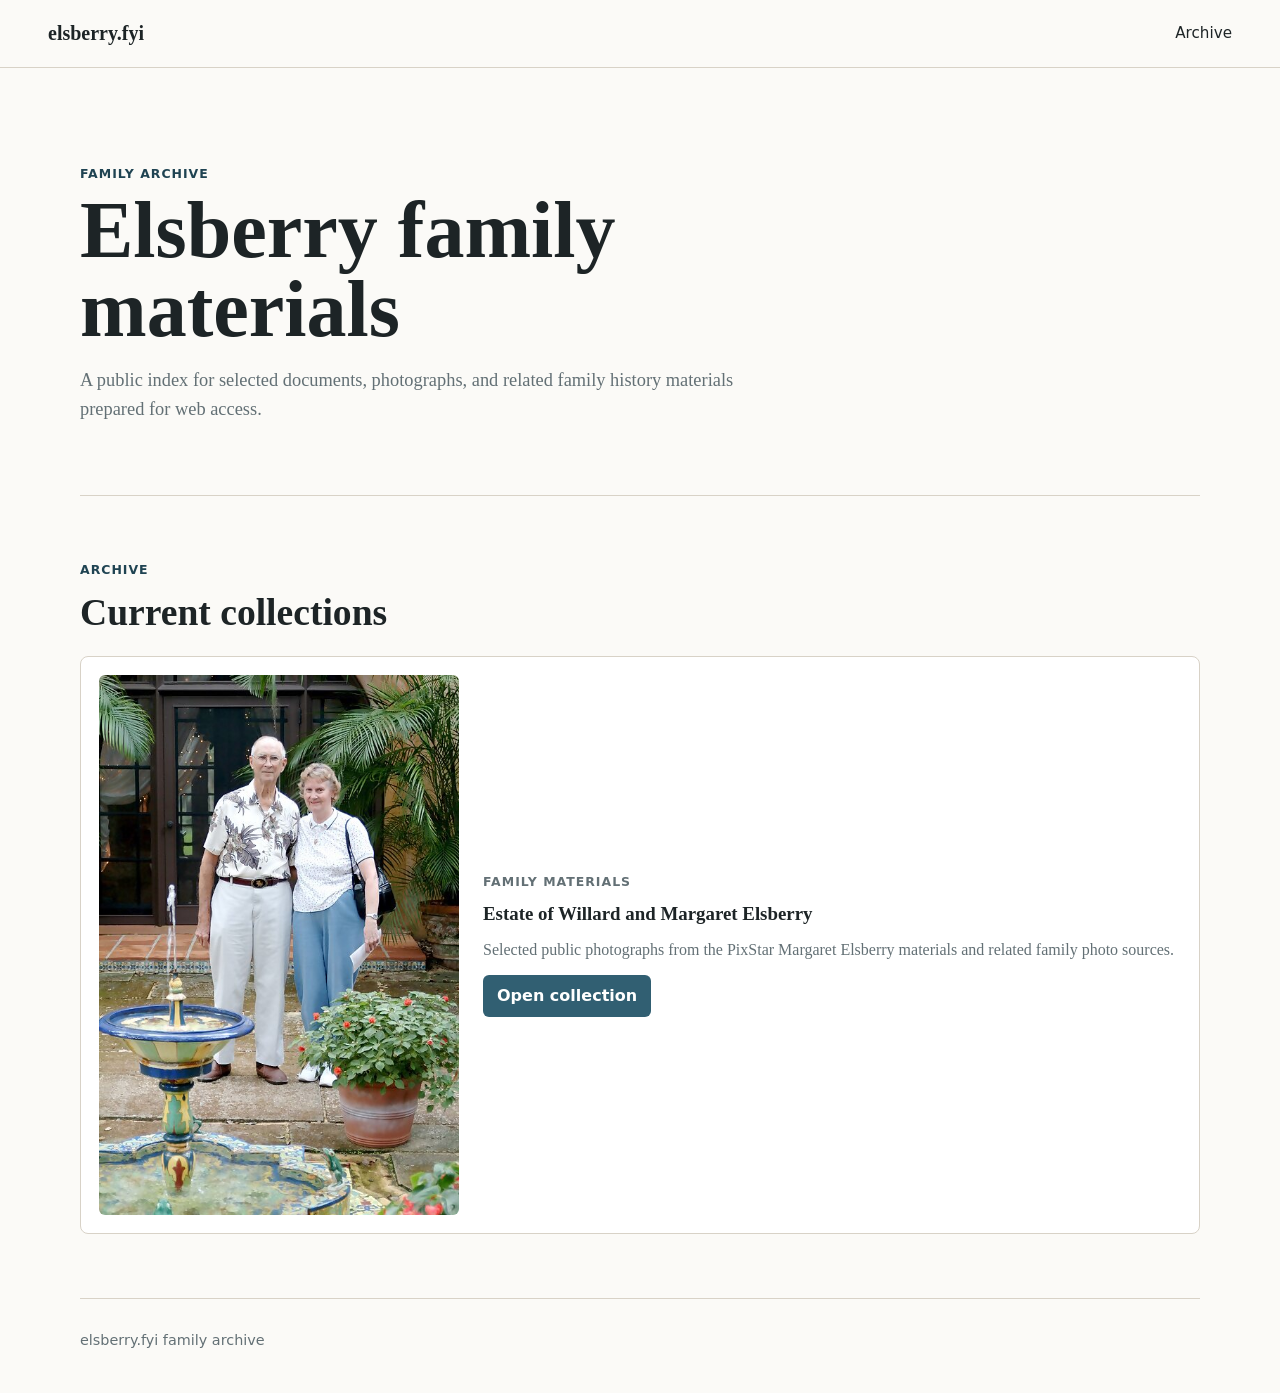
<file: index.html>
<!DOCTYPE html>
<html lang="en">
<head>
  <meta charset="UTF-8">
  <meta name="viewport" content="width=device-width, initial-scale=1">
  <title>elsberry.fyi</title>
  <link rel="stylesheet" href="/assets/site.css">
</head>
<body>
  <header class="site-header">
    <a class="brand" href="/">elsberry.fyi</a>
    <nav aria-label="Primary">
      <a href="/archive/">Archive</a>
    </nav>
  </header>

  <main>
    <section class="hero">
      <p class="eyebrow">Family archive</p>
      <h1>Elsberry family materials</h1>
      <p>
        A public index for selected documents, photographs, and related family
        history materials prepared for web access.
      </p>
    </section>

    <section class="section" id="archive">
      <div class="section-heading">
        <p class="eyebrow">Archive</p>
        <h2>Current collections</h2>
      </div>
      <div class="collection-grid">
        <article class="collection-card">
          <img src="/assets/archive/willard-margaret-elsberry/pixstar-willard-margaret-bok-tower.jpg" alt="Willard and Margaret Elsberry standing together at Bok Tower Gardens">
          <div>
            <p class="card-kicker">Family materials</p>
            <h3>Estate of Willard and Margaret Elsberry</h3>
            <p>
              Selected public photographs from the PixStar Margaret Elsberry
              materials and related family photo sources.
            </p>
            <a class="button" href="/archive/estate-willard-margaret-elsberry/">Open collection</a>
          </div>
        </article>
      </div>
    </section>
  </main>

  <footer class="site-footer">
    <p>elsberry.fyi family archive</p>
  </footer>
</body>
</html>
</file>
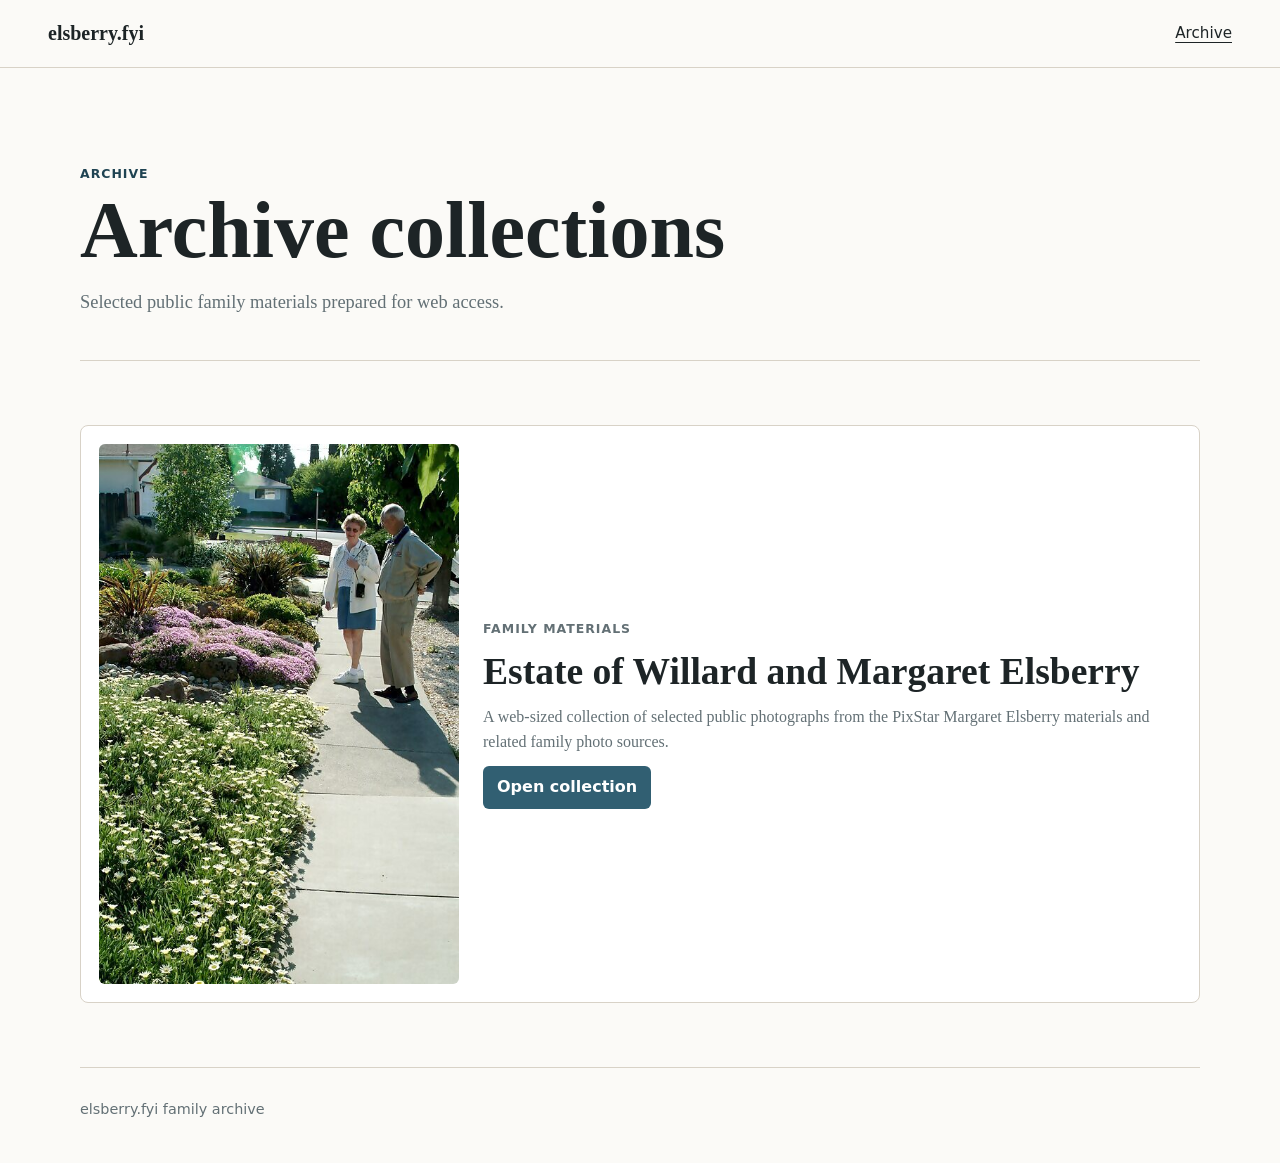
<file: archive/index.html>
<!DOCTYPE html>
<html lang="en">
<head>
  <meta charset="UTF-8">
  <meta name="viewport" content="width=device-width, initial-scale=1">
  <title>Archive | elsberry.fyi</title>
  <link rel="stylesheet" href="/assets/site.css">
</head>
<body>
  <header class="site-header">
    <a class="brand" href="/">elsberry.fyi</a>
    <nav aria-label="Primary">
      <a href="/archive/" aria-current="page">Archive</a>
    </nav>
  </header>

  <main>
    <section class="hero compact">
      <p class="eyebrow">Archive</p>
      <h1>Archive collections</h1>
      <p>Selected public family materials prepared for web access.</p>
    </section>

    <section class="section">
      <div class="collection-grid">
        <article class="collection-card">
          <img src="/assets/archive/willard-margaret-elsberry/pixstar-willard-margaret-elwood-court.jpg" alt="Willard and Margaret Elsberry in a garden walkway">
          <div>
            <p class="card-kicker">Family materials</p>
            <h2>Estate of Willard and Margaret Elsberry</h2>
            <p>
              A web-sized collection of selected public photographs from the
              PixStar Margaret Elsberry materials and related family photo
              sources.
            </p>
            <a class="button" href="/archive/estate-willard-margaret-elsberry/">Open collection</a>
          </div>
        </article>
      </div>
    </section>
  </main>

  <footer class="site-footer">
    <p>elsberry.fyi family archive</p>
  </footer>
</body>
</html>
</file>
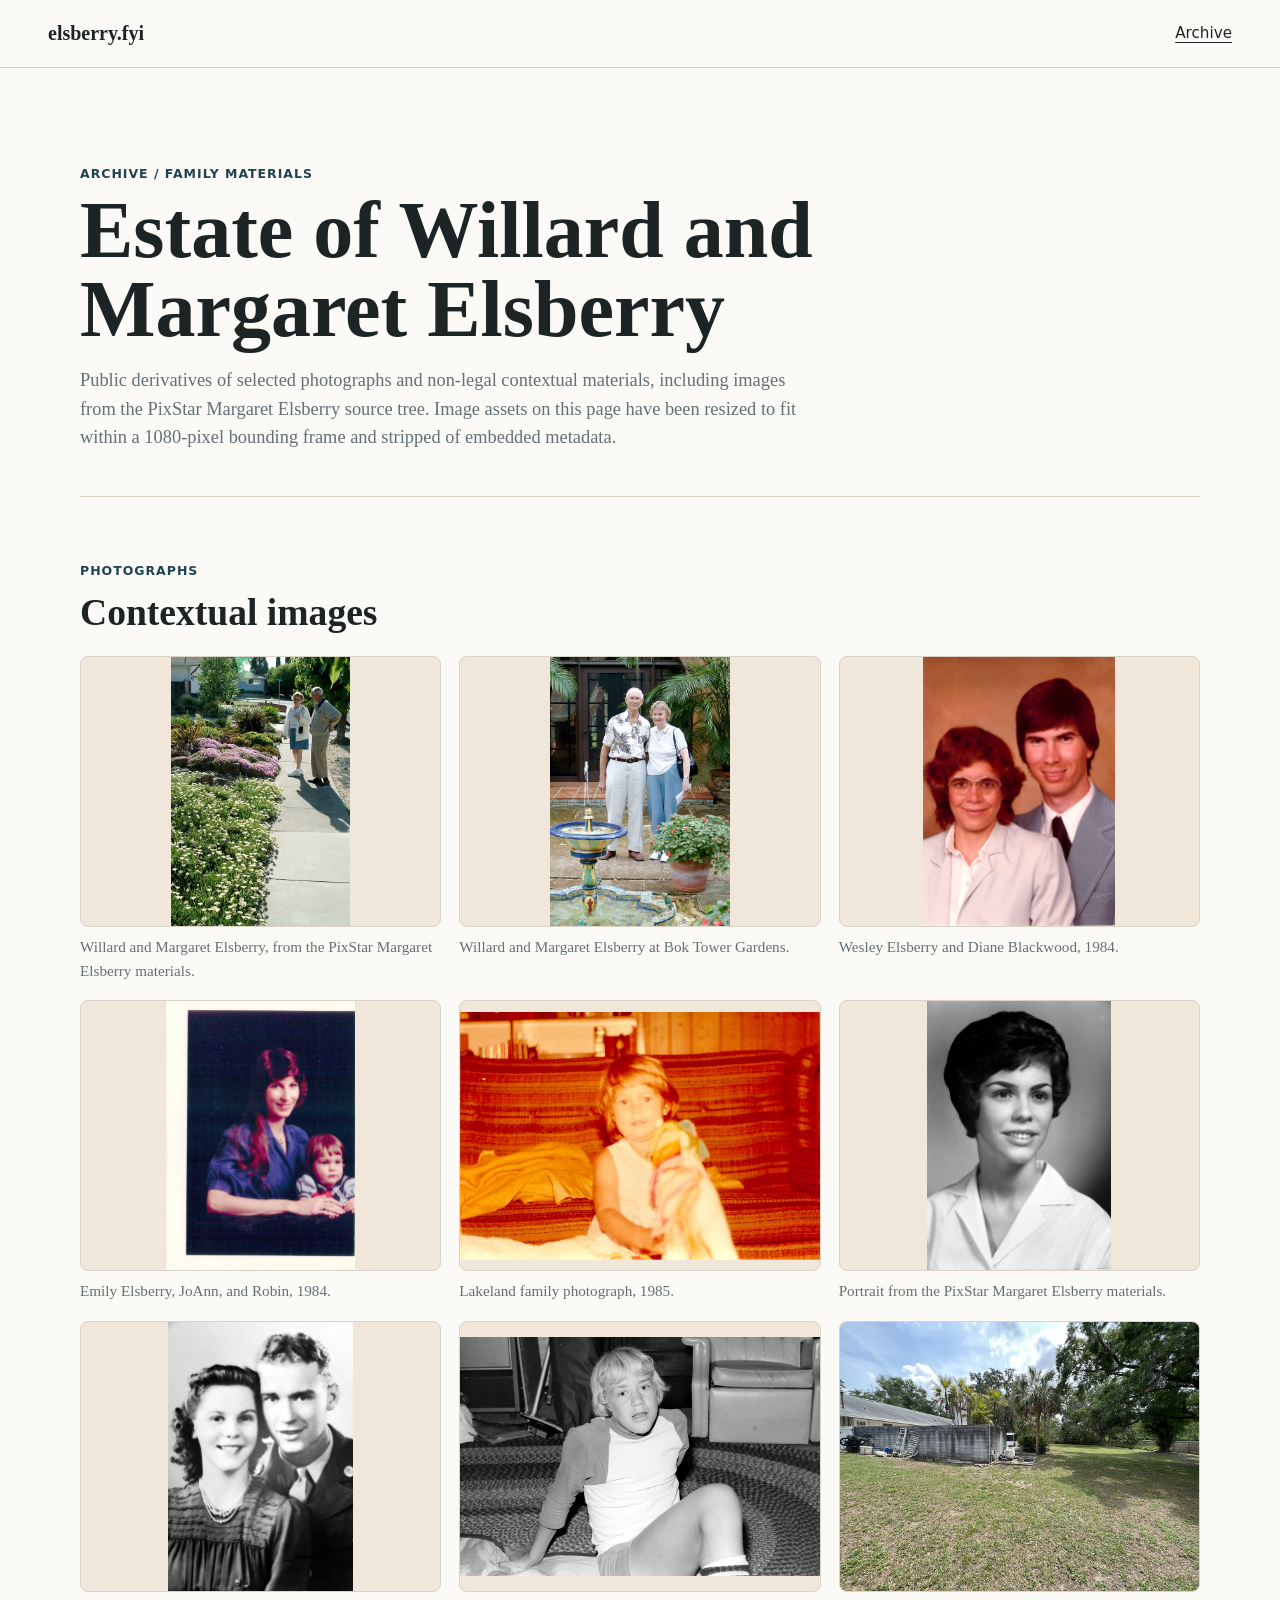
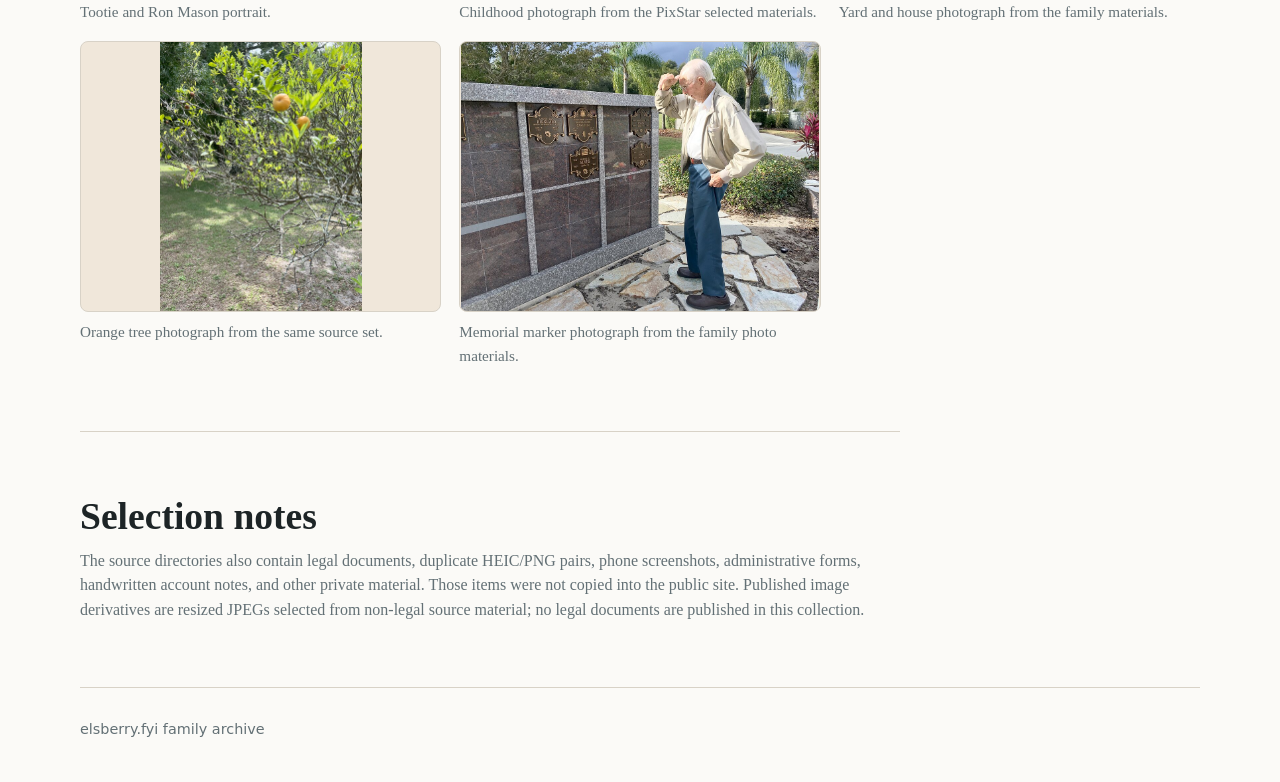
<file: archive/estate-willard-margaret-elsberry/index.html>
<!DOCTYPE html>
<html lang="en">
<head>
  <meta charset="UTF-8">
  <meta name="viewport" content="width=device-width, initial-scale=1">
  <title>Estate of Willard and Margaret Elsberry | elsberry.fyi</title>
  <link rel="stylesheet" href="/assets/site.css">
</head>
<body>
  <header class="site-header">
    <a class="brand" href="/">elsberry.fyi</a>
    <nav aria-label="Primary">
      <a href="/archive/" aria-current="page">Archive</a>
    </nav>
  </header>

  <main>
    <section class="hero compact">
      <p class="eyebrow">Archive / Family materials</p>
      <h1>Estate of Willard and Margaret Elsberry</h1>
      <p>
        Public derivatives of selected photographs and non-legal contextual
        materials, including images from the PixStar Margaret Elsberry source
        tree. Image assets on this page have been resized to fit within a
        1080-pixel bounding frame and stripped of embedded metadata.
      </p>
    </section>

    <section class="section">
      <div class="section-heading">
        <p class="eyebrow">Photographs</p>
        <h2>Contextual images</h2>
      </div>
      <div class="photo-grid">
        <figure>
          <img src="/assets/archive/willard-margaret-elsberry/pixstar-willard-margaret-elwood-court.jpg" alt="Willard and Margaret Elsberry in a garden walkway">
          <figcaption>Willard and Margaret Elsberry, from the PixStar Margaret Elsberry materials.</figcaption>
        </figure>
        <figure>
          <img src="/assets/archive/willard-margaret-elsberry/pixstar-willard-margaret-bok-tower.jpg" alt="Willard and Margaret Elsberry standing together at Bok Tower Gardens">
          <figcaption>Willard and Margaret Elsberry at Bok Tower Gardens.</figcaption>
        </figure>
        <figure>
          <img src="/assets/archive/willard-margaret-elsberry/pixstar-wesley-diane-1984.jpg" alt="Portrait of Wesley Elsberry and Diane Blackwood from 1984">
          <figcaption>Wesley Elsberry and Diane Blackwood, 1984.</figcaption>
        </figure>
        <figure>
          <img src="/assets/archive/willard-margaret-elsberry/pixstar-emily-joann-robin-1984.jpg" alt="Portrait of Emily Elsberry, JoAnn, and Robin from 1984">
          <figcaption>Emily Elsberry, JoAnn, and Robin, 1984.</figcaption>
        </figure>
        <figure>
          <img src="/assets/archive/willard-margaret-elsberry/pixstar-lakeland-robin-eke-mwe-1985.jpg" alt="Child in Lakeland family photograph from 1985">
          <figcaption>Lakeland family photograph, 1985.</figcaption>
        </figure>
        <figure>
          <img src="/assets/archive/willard-margaret-elsberry/pixstar-woman-portrait.jpg" alt="Black and white portrait of a woman from the PixStar materials">
          <figcaption>Portrait from the PixStar Margaret Elsberry materials.</figcaption>
        </figure>
        <figure>
          <img src="/assets/archive/willard-margaret-elsberry/pixstar-tootie-ron-mason-portrait.jpg" alt="Portrait of Tootie and Ron Mason">
          <figcaption>Tootie and Ron Mason portrait.</figcaption>
        </figure>
        <figure>
          <img src="/assets/archive/willard-margaret-elsberry/pixstar-sfhs-home-childhood.jpg" alt="Childhood photograph from the PixStar selected materials">
          <figcaption>Childhood photograph from the PixStar selected materials.</figcaption>
        </figure>
        <figure>
          <img src="/assets/archive/willard-margaret-elsberry/elsberry-yard-house.jpg" alt="Yard and house photograph from the Elsberry family materials">
          <figcaption>Yard and house photograph from the family materials.</figcaption>
        </figure>
        <figure>
          <img src="/assets/archive/willard-margaret-elsberry/elsberry-yard-orange-tree.jpg" alt="Orange tree photograph from the Elsberry family materials">
          <figcaption>Orange tree photograph from the same source set.</figcaption>
        </figure>
        <figure>
          <img src="/assets/archive/willard-margaret-elsberry/willard-memorial-marker.jpg" alt="Photograph of a memorial marker associated with Willard Elsberry">
          <figcaption>Memorial marker photograph from the family photo materials.</figcaption>
        </figure>
      </div>
    </section>

    <section class="section note">
      <h2>Selection notes</h2>
      <p>
        The source directories also contain legal documents, duplicate HEIC/PNG
        pairs, phone screenshots, administrative forms, handwritten account
        notes, and other private material. Those items were not copied into the
        public site. Published image derivatives are resized JPEGs selected from
        non-legal source material; no legal documents are published in this
        collection.
      </p>
    </section>
  </main>

  <footer class="site-footer">
    <p>elsberry.fyi family archive</p>
  </footer>
</body>
</html>
</file>
<file: assets/site.css>
:root {
  color-scheme: light;
  --ink: #1d2426;
  --muted: #637075;
  --paper: #fbfaf7;
  --panel: #ffffff;
  --line: #d8d2c7;
  --accent: #315f72;
  --accent-dark: #1f4352;
  --warm: #f0e7da;
  font-family: "Iowan Old Style", "Palatino Linotype", Palatino, Georgia, serif;
  line-height: 1.55;
}

* {
  box-sizing: border-box;
}

body {
  margin: 0;
  background: var(--paper);
  color: var(--ink);
}

img {
  display: block;
  max-width: 100%;
  height: auto;
}

a {
  color: var(--accent-dark);
}

.site-header {
  display: flex;
  align-items: center;
  justify-content: space-between;
  gap: 24px;
  padding: 18px clamp(18px, 4vw, 48px);
  border-bottom: 1px solid var(--line);
  background: rgba(251, 250, 247, 0.96);
}

.brand {
  font-size: 1.25rem;
  font-weight: 700;
  color: var(--ink);
  text-decoration: none;
}

.site-header nav {
  display: flex;
  gap: 18px;
  font-family: system-ui, -apple-system, BlinkMacSystemFont, "Segoe UI", sans-serif;
  font-size: 0.95rem;
}

.site-header nav a {
  color: var(--ink);
  text-decoration: none;
}

.site-header nav a:hover,
.site-header nav a[aria-current="page"] {
  text-decoration: underline;
  text-underline-offset: 4px;
}

main {
  width: min(1120px, calc(100% - 32px));
  margin: 0 auto;
}

.hero {
  padding: clamp(48px, 9vw, 96px) 0 clamp(36px, 7vw, 72px);
}

.hero.compact {
  padding-bottom: clamp(24px, 5vw, 44px);
}

.eyebrow,
.card-kicker {
  margin: 0 0 8px;
  color: var(--accent-dark);
  font-family: system-ui, -apple-system, BlinkMacSystemFont, "Segoe UI", sans-serif;
  font-size: 0.78rem;
  font-weight: 700;
  letter-spacing: 0.08em;
  text-transform: uppercase;
}

h1,
h2,
h3,
p {
  overflow-wrap: anywhere;
}

h1 {
  max-width: 820px;
  margin: 0;
  font-size: clamp(2.4rem, 7vw, 5rem);
  line-height: 0.98;
}

h2 {
  margin: 0;
  font-size: clamp(1.55rem, 4vw, 2.35rem);
  line-height: 1.12;
}

h3 {
  margin: 0;
  font-size: 1.18rem;
  line-height: 1.2;
}

.hero p:not(.eyebrow) {
  max-width: 720px;
  margin: 18px 0 0;
  color: var(--muted);
  font-size: 1.15rem;
}

.section {
  padding: clamp(30px, 6vw, 64px) 0;
  border-top: 1px solid var(--line);
}

.section-heading {
  display: grid;
  gap: 4px;
  margin-bottom: 22px;
}

.collection-grid,
.document-grid,
.photo-grid {
  display: grid;
  gap: 18px;
}

.collection-card {
  display: grid;
  grid-template-columns: minmax(220px, 360px) 1fr;
  gap: 24px;
  align-items: stretch;
  padding: 18px;
  border: 1px solid var(--line);
  border-radius: 8px;
  background: var(--panel);
}

.collection-card img {
  width: 100%;
  height: 100%;
  min-height: 240px;
  object-fit: cover;
  border-radius: 6px;
}

.collection-card > div,
.document-card > div {
  display: grid;
  align-content: center;
  gap: 12px;
}

.collection-card p,
.document-card p,
.note p,
figcaption {
  margin: 0;
  color: var(--muted);
}

.button {
  width: fit-content;
  min-height: 42px;
  display: inline-flex;
  align-items: center;
  justify-content: center;
  padding: 9px 14px;
  border-radius: 6px;
  background: var(--accent);
  color: #ffffff;
  font-family: system-ui, -apple-system, BlinkMacSystemFont, "Segoe UI", sans-serif;
  font-weight: 700;
  text-decoration: none;
}

.button:hover {
  background: var(--accent-dark);
}

.document-grid {
  grid-template-columns: repeat(3, minmax(0, 1fr));
}

.document-card {
  display: grid;
  gap: 16px;
  padding: 14px;
  border: 1px solid var(--line);
  border-radius: 8px;
  background: var(--panel);
}

.document-card img {
  width: 100%;
  aspect-ratio: 3 / 4;
  object-fit: cover;
  border-radius: 6px;
  background: var(--warm);
}

.photo-grid {
  grid-template-columns: repeat(3, minmax(0, 1fr));
}

figure {
  margin: 0;
  padding: 0;
}

figure img {
  width: 100%;
  aspect-ratio: 4 / 3;
  object-fit: contain;
  border-radius: 8px;
  border: 1px solid var(--line);
  background: var(--warm);
}

figcaption {
  padding-top: 8px;
  font-size: 0.95rem;
}

.note {
  max-width: 820px;
}

.note p {
  margin-top: 10px;
}

.site-footer {
  width: min(1120px, calc(100% - 32px));
  margin: 0 auto;
  padding: 30px 0 42px;
  border-top: 1px solid var(--line);
  color: var(--muted);
  font-family: system-ui, -apple-system, BlinkMacSystemFont, "Segoe UI", sans-serif;
  font-size: 0.9rem;
}

.site-footer p {
  margin: 0;
}

@media (max-width: 760px) {
  .site-header {
    align-items: flex-start;
    flex-direction: column;
    gap: 10px;
  }

  .collection-card,
  .document-grid,
  .photo-grid {
    grid-template-columns: 1fr;
  }

  .collection-card img {
    min-height: 0;
    aspect-ratio: 4 / 3;
  }
}
</file>
